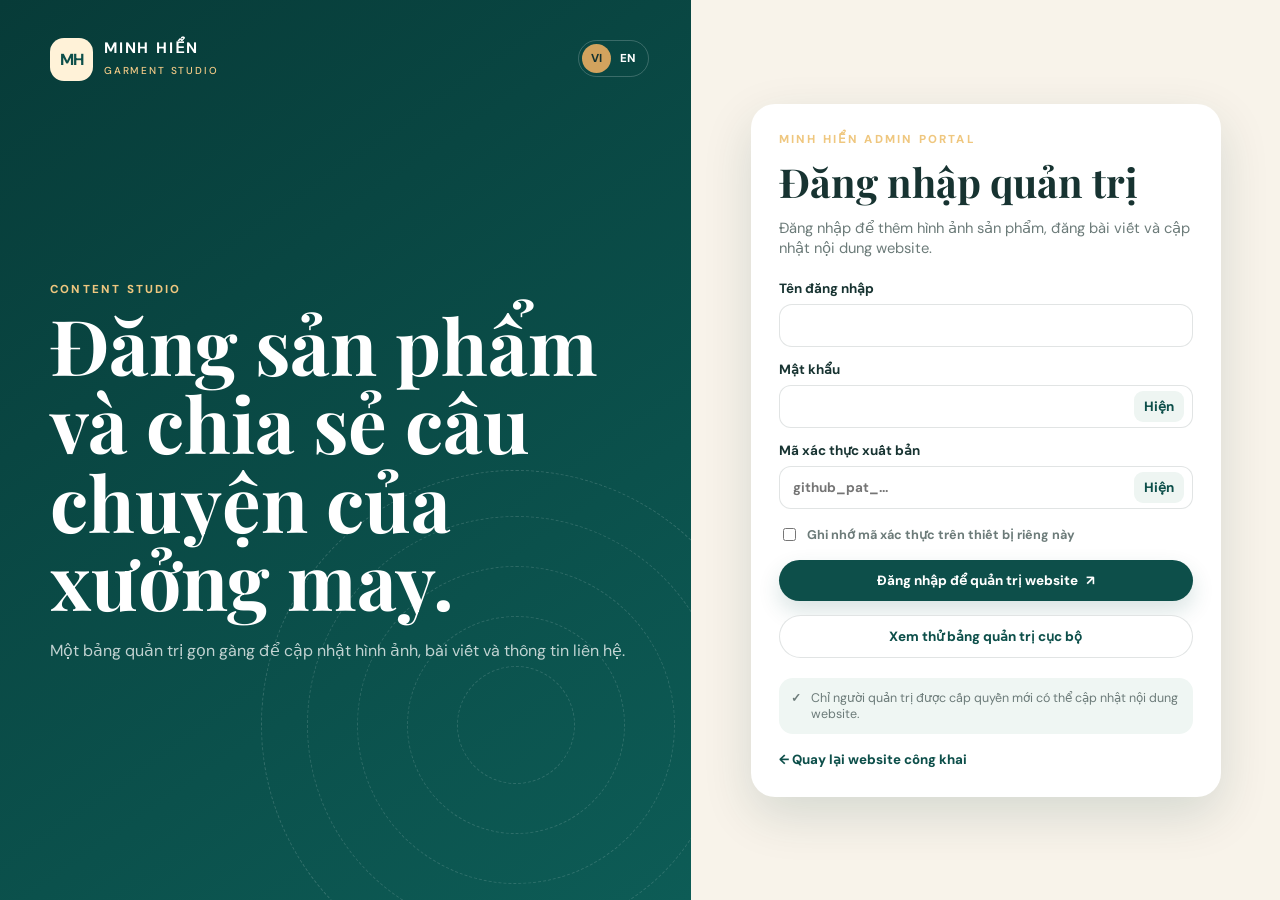
<file: admin.html>
<!doctype html>
<html lang="vi">
<head>
  <meta charset="utf-8">
  <meta name="viewport" content="width=device-width,initial-scale=1">
  <meta name="theme-color" content="#0d4f4a">
  <title>MINH HIỂN | Admin</title>
  <link rel="preconnect" href="https://fonts.googleapis.com">
  <link rel="preconnect" href="https://fonts.gstatic.com" crossorigin>
  <link href="https://fonts.googleapis.com/css2?family=DM+Sans:wght@400;500;600;700;800&family=Playfair+Display:wght@600;700&display=swap" rel="stylesheet">
  <link rel="stylesheet" href="assets/css/admin.css?v=9.0">
</head>
<body>
  <section class="login-page" data-login-page>
    <div class="login-visual">
      <div class="visual-inner">
        <a class="brand" href="index.html"><span class="brand-mark">MH</span><span><strong>MINH HIỂN</strong><small>GARMENT STUDIO</small></span></a>
        <div class="login-language"><button class="lang-btn active" data-lang="vi" type="button">VI</button><button class="lang-btn" data-lang="en" type="button">EN</button></div>
        <div class="visual-message"><p data-i18n="loginEyebrow">CONTENT STUDIO</p><h1 data-i18n="loginVisualTitle">Đăng sản phẩm và chia sẻ câu chuyện của xưởng may.</h1><span data-i18n="loginVisualText">Một bảng quản trị gọn gàng để cập nhật hình ảnh, bài viết và thông tin liên hệ.</span></div>
        <div class="visual-pattern"><span></span><span></span><span></span><span></span></div>
      </div>
    </div>
    <div class="login-panel">
      <div class="login-card">
        <div class="login-head"><p data-i18n="adminPortal">MINH HIỂN ADMIN PORTAL</p><h2 data-i18n="loginTitle">Đăng nhập quản trị</h2><span data-i18n="loginIntro">Đăng nhập để thêm hình ảnh sản phẩm, đăng bài viết và cập nhật nội dung website.</span></div>
        <form class="form-stack" data-login-form>
          <label><span data-i18n="username">Tên đăng nhập</span><input name="username" autocomplete="username" required></label>
          <label><span data-i18n="password">Mật khẩu</span><div class="secret-field"><input name="password" type="password" autocomplete="current-password" required><button class="secret-toggle" type="button" data-toggle-secret="password"><span data-secret-label>Hiện</span></button></div></label>
          <label><span data-i18n="publishCode">Mã xác thực xuất bản</span><div class="secret-field"><input name="token" type="password" autocomplete="off" placeholder="github_pat_..."><button class="secret-toggle" type="button" data-toggle-secret="token"><span data-secret-label>Hiện</span></button></div></label>
          <label class="checkbox remember-row"><input name="rememberToken" type="checkbox"><span data-i18n="rememberToken">Ghi nhớ mã xác thực trên thiết bị riêng này</span></label>
          <button class="btn primary wide" type="submit"><span data-i18n="loginPublish">Đăng nhập để quản trị website</span><b>↗</b></button>
          <button class="btn secondary wide" type="button" data-demo-login data-i18n="demoMode">Xem thử bảng quản trị cục bộ</button>
        </form>
        <div class="login-note"><b>✓</b><span data-i18n="accessNote">Chỉ người quản trị được cấp quyền mới có thể cập nhật nội dung website.</span></div>
        <a class="back-link" href="index.html">← <span data-i18n="backSite">Quay lại website công khai</span></a>
      </div>
    </div>
  </section>

  <section class="app-shell hidden" data-app-shell>
    <aside class="sidebar" data-sidebar>
      <div class="sidebar-head"><a class="brand" href="index.html" target="_blank"><span class="brand-mark">MH</span><span><strong>MINH HIỂN</strong><small>ADMIN STUDIO</small></span></a><button class="sidebar-close" data-sidebar-close type="button">×</button></div>
      <nav class="side-nav">
        <button class="side-link active" data-panel-link="dashboard"><span>⌂</span><b data-i18n="dashboard">Tổng quan</b></button>
        <button class="side-link" data-panel-link="products"><span>▧</span><b data-i18n="products">Sản phẩm</b></button>
        <button class="side-link" data-panel-link="posts"><span>✎</span><b data-i18n="posts">Bài viết</b></button>
        <button class="side-link" data-panel-link="settings"><span>⚙</span><b data-i18n="websiteInfo">Thông tin website</b></button>
        <button class="side-link" data-panel-link="help"><span>?</span><b data-i18n="help">Hướng dẫn</b></button>
      </nav>
      <div class="sidebar-bottom"><a href="index.html" target="_blank">↗ <span data-i18n="openPublic">Mở website công khai</span></a><button type="button" data-logout>⇥ <span data-i18n="logout">Đăng xuất</span></button></div>
    </aside>
    <main class="main">
      <header class="topbar">
        <div class="topbar-left"><button class="mobile-toggle" data-mobile-toggle type="button">☰</button><div><h1 data-page-title></h1><p><span class="status-dot"></span><span data-mode-label></span></p></div></div>
        <div class="topbar-actions"><div class="language-switch"><button class="lang-btn active" data-lang="vi" type="button">VI</button><button class="lang-btn" data-lang="en" type="button">EN</button></div><button class="btn secondary small" data-refresh type="button" data-i18n="refresh">Làm mới</button><button class="btn primary small" data-quick-product type="button"><span>+</span><span data-i18n="addProductShort">Sản phẩm</span></button></div>
      </header>
      <div class="content">
        <section class="panel active" data-panel="dashboard">
          <div class="page-head"><div><p class="kicker" data-i18n="dashboardKicker">CONTENT OVERVIEW</p><h2 data-i18n="dashboardTitle">Tổng quan nội dung website</h2><span data-i18n="dashboardText">Theo dõi nhanh dữ liệu đang hiển thị công khai.</span></div></div>
          <div class="metrics"><article><span data-i18n="products">Sản phẩm</span><strong data-count-products>0</strong><small data-i18n="publishedItems">Nội dung đã đăng</small></article><article><span data-i18n="posts">Bài viết</span><strong data-count-posts>0</strong><small data-i18n="publishedItems">Nội dung đã đăng</small></article><article><span data-i18n="categories">Nhóm sản phẩm</span><strong data-count-categories>0</strong><small data-i18n="productGroups">Phân nhóm hiển thị</small></article><article><span data-i18n="workingMode">Chế độ</span><strong class="mode-metric" data-mode-text></strong><small data-i18n="connectionMode">Kết nối dữ liệu</small></article></div>
          <div class="dashboard-grid"><article class="card"><div class="card-head"><h3 data-i18n="latestProducts">Sản phẩm mới</h3><button data-panel-jump="products" type="button" data-i18n="viewAll">Xem tất cả</button></div><div class="list" data-recent-products></div></article><article class="card"><div class="card-head"><h3 data-i18n="latestPosts">Bài viết mới</h3><button data-panel-jump="posts" type="button" data-i18n="viewAll">Xem tất cả</button></div><div class="list" data-recent-posts></div></article></div>
        </section>
        <section class="panel" data-panel="products">
          <div class="page-head row"><div><p class="kicker" data-i18n="productsKicker">PRODUCT LIBRARY</p><h2 data-i18n="manageProducts">Quản lý hình ảnh và sản phẩm</h2><span data-i18n="manageProductsText">Thêm sản phẩm gia công tiêu biểu bằng cả tiếng Việt và tiếng Anh.</span></div><button class="btn primary" data-add-product type="button">+ <span data-i18n="addProduct">Thêm sản phẩm</span></button></div>
          <div class="card"><div class="list large" data-product-list></div></div>
        </section>
        <section class="panel" data-panel="posts">
          <div class="page-head row"><div><p class="kicker" data-i18n="postsKicker">STORY & INSIGHTS</p><h2 data-i18n="managePosts">Quản lý bài viết</h2><span data-i18n="managePostsText">Chia sẻ thông tin, hình ảnh và câu chuyện mới từ xưởng may.</span></div><button class="btn primary" data-add-post type="button">+ <span data-i18n="addPost">Viết bài mới</span></button></div>
          <div class="card"><div class="list large" data-post-list></div></div>
        </section>
        <section class="panel" data-panel="settings">
          <div class="page-head"><div><p class="kicker" data-i18n="settingsKicker">WEBSITE SETTINGS</p><h2 data-i18n="websiteInfo">Thông tin website</h2><span data-i18n="settingsText">Cập nhật thông tin liên hệ và nội dung đầu trang bằng hai ngôn ngữ.</span></div></div>
          <form class="card form-card" data-settings-form>
            <div class="form-grid two"><label><span data-i18n="brandName">Tên đầy đủ của website</span><input name="brand" required></label><label><span data-i18n="shortBrand">Tên thương hiệu ngắn</span><input name="shortBrand" required></label><label><span data-i18n="phone">Số điện thoại</span><input name="phone" required></label><label><span>Zalo</span><input name="zalo" required></label><label><span>Email</span><input name="email" type="email"></label><label><span data-i18n="heroImagePath">Đường dẫn ảnh bìa hiện có</span><input name="heroImage" placeholder="assets/uploads/..."></label></div><label><span data-i18n="heroImageUpload">Tải ảnh bìa đầu trang mới</span><input name="heroImageFile" type="file" accept="image/jpeg,image/png,image/webp,image/gif"></label><label class="checkbox"><input name="removeHeroImage" type="checkbox"><span data-i18n="removeHeroImage">Xóa ảnh bìa hiện tại và dùng hình minh họa mặc định</span></label>
            <div class="bilingual-block"><h3 data-i18n="viContent">Nội dung tiếng Việt</h3><div class="form-grid two"><label><span data-i18n="address">Địa chỉ</span><input name="addressVi"></label><label><span data-i18n="workingHours">Giờ làm việc</span><input name="hoursVi"></label></div><label><span data-i18n="tagline">Dòng giới thiệu ngắn</span><input name="taglineVi"></label><label><span data-i18n="heroTitle">Tiêu đề lớn đầu trang</span><textarea name="heroTitleVi"></textarea></label><label><span data-i18n="heroDescription">Mô tả đầu trang</span><textarea name="heroDescriptionVi"></textarea></label></div>
            <div class="bilingual-block"><h3 data-i18n="enContent">English content</h3><div class="form-grid two"><label><span data-i18n="address">Địa chỉ</span><input name="addressEn"></label><label><span data-i18n="workingHours">Giờ làm việc</span><input name="hoursEn"></label></div><label><span data-i18n="tagline">Dòng giới thiệu ngắn</span><input name="taglineEn"></label><label><span data-i18n="heroTitle">Tiêu đề lớn đầu trang</span><textarea name="heroTitleEn"></textarea></label><label><span data-i18n="heroDescription">Mô tả đầu trang</span><textarea name="heroDescriptionEn"></textarea></label></div>
            <div class="form-actions"><button class="btn primary" type="submit" data-i18n="saveWebsite">Lưu thông tin website</button></div>
          </form>
        </section>
        <section class="panel" data-panel="help">
          <div class="page-head"><div><p class="kicker">GUIDE</p><h2 data-i18n="helpTitle">Hướng dẫn sử dụng nhanh</h2><span data-i18n="helpText">Các nguyên tắc cần nhớ khi đăng nội dung lên website.</span></div></div>
          <div class="help-grid"><article class="card"><b>01</b><h3 data-i18n="help1Title">Đăng sản phẩm</h3><p data-i18n="help1Text">Mở mục Sản phẩm, tải ảnh và nhập nội dung tiếng Việt cùng tiếng Anh. Sau đó bấm lưu.</p></article><article class="card"><b>02</b><h3 data-i18n="help2Title">Đăng bài viết</h3><p data-i18n="help2Text">Mở mục Bài viết, tải ảnh đại diện, nhập tiêu đề, mô tả và nội dung chi tiết cho hai ngôn ngữ.</p></article><article class="card"><b>03</b><h3 data-i18n="help3Title">Bảo vệ mã xác thực</h3><p data-i18n="help3Text">Chỉ ghi nhớ mã xác thực trên máy tính riêng của người quản trị. Không sử dụng chế độ ghi nhớ trên thiết bị dùng chung.</p></article><article class="card"><b>04</b><h3 data-i18n="help4Title">Dữ liệu công khai</h3><p data-i18n="help4Text">Ảnh và bài viết đã đăng sẽ công khai trên internet. Không tải tài liệu nội bộ hoặc thông tin nhạy cảm.</p></article></div>
        </section>
      </div>
    </main>
  </section>

  <div class="modal" data-product-modal><div class="modal-card"><header><div><p class="kicker">PRODUCT EDITOR</p><h2 data-product-modal-title></h2></div><button type="button" data-close-product>×</button></header><form data-product-form><input type="hidden" name="id"><label><span data-i18n="categoryKey">Mã nhóm sản phẩm</span><input name="categoryKey" placeholder="ao-thun" required></label><section class="media-manager"><div class="media-manager-head"><div><b data-i18n="currentImages">Hình ảnh hiện có</b><small data-i18n="multiImageHint">Có thể chọn nhiều hình trong một lần. Hình đầu tiên là ảnh đại diện; các hình còn lại hiển thị trong bộ ảnh.</small></div></div><div class="existing-image-grid" data-product-existing-images></div></section><label><span data-i18n="uploadImages">Tải thêm hình ảnh</span><input name="imageFiles" type="file" multiple accept="image/jpeg,image/png,image/webp,image/gif"></label><label class="checkbox"><input name="newImagesPrimary" type="checkbox"><span data-i18n="useFirstNewAsCover">Dùng hình mới đầu tiên làm ảnh đại diện</span></label><div class="bilingual-block"><h3 data-i18n="viContent">Nội dung tiếng Việt</h3><div class="form-grid two"><label><span data-i18n="productName">Tên sản phẩm</span><input name="titleVi" required></label><label><span data-i18n="categoryName">Tên nhóm</span><input name="categoryVi" required></label></div><label><span data-i18n="shortDescription">Mô tả ngắn</span><textarea name="descriptionVi" required></textarea></label></div><div class="bilingual-block"><h3 data-i18n="enContent">English content</h3><div class="form-grid two"><label><span data-i18n="productName">Tên sản phẩm</span><input name="titleEn" required></label><label><span data-i18n="categoryName">Tên nhóm</span><input name="categoryEn" required></label></div><label><span data-i18n="shortDescription">Mô tả ngắn</span><textarea name="descriptionEn" required></textarea></label></div><label class="checkbox"><input name="featured" type="checkbox"><span data-i18n="featuredProduct">Hiển thị là sản phẩm nổi bật</span></label><div class="form-actions"><button class="btn primary" type="submit" data-i18n="saveProduct">Lưu sản phẩm</button><button class="btn secondary" type="button" data-close-product data-i18n="cancel">Hủy</button></div></form></div></div>

  <div class="modal" data-post-modal><div class="modal-card"><header><div><p class="kicker">ARTICLE EDITOR</p><h2 data-post-modal-title></h2></div><button type="button" data-close-post>×</button></header><form data-post-form><input type="hidden" name="id"><section class="media-manager"><div class="media-manager-head"><div><b data-i18n="currentImages">Hình ảnh hiện có</b><small data-i18n="multiImageHint">Có thể chọn nhiều hình trong một lần. Hình đầu tiên là ảnh đại diện; các hình còn lại hiển thị trong bộ ảnh.</small></div></div><div class="existing-image-grid" data-post-existing-images></div></section><label><span data-i18n="uploadImages">Tải thêm hình ảnh</span><input name="imageFiles" type="file" multiple accept="image/jpeg,image/png,image/webp,image/gif"></label><label class="checkbox"><input name="newImagesPrimary" type="checkbox"><span data-i18n="useFirstNewAsCover">Dùng hình mới đầu tiên làm ảnh đại diện</span></label><div class="bilingual-block"><h3 data-i18n="viContent">Nội dung tiếng Việt</h3><label><span data-i18n="postTitle">Tiêu đề bài viết</span><input name="titleVi" required></label><label><span data-i18n="excerpt">Mô tả ngắn</span><textarea name="excerptVi" required></textarea></label><label><span data-i18n="fullContent">Nội dung chi tiết</span><textarea name="contentVi" class="long" required></textarea></label></div><div class="bilingual-block"><h3 data-i18n="enContent">English content</h3><label><span data-i18n="postTitle">Tiêu đề bài viết</span><input name="titleEn" required></label><label><span data-i18n="excerpt">Mô tả ngắn</span><textarea name="excerptEn" required></textarea></label><label><span data-i18n="fullContent">Nội dung chi tiết</span><textarea name="contentEn" class="long" required></textarea></label></div><div class="form-actions"><button class="btn primary" type="submit" data-i18n="savePost">Lưu bài viết</button><button class="btn secondary" type="button" data-close-post data-i18n="cancel">Hủy</button></div></form></div></div>

  <div class="loading" data-loading><div><span class="spinner"></span><b data-loading-text></b></div></div>
  <div class="toast-wrap" data-toast-wrap></div>
  <script src="assets/js/admin.js?v=9.0"></script>
</body>
</html>
</file>
<file: assets/css/admin.css>
:root{--ink:#173331;--green:#0d4f4a;--green-2:#093a37;--gold:#d2a35e;--cream:#f8f3ea;--paper:#fffdf9;--muted:#6c7b79;--line:rgba(23,51,49,.13);--danger:#b64b4b;--shadow:0 18px 50px rgba(10,58,55,.14)}*{box-sizing:border-box}body{margin:0;color:var(--ink);font-family:"DM Sans",Arial,sans-serif;background:#f7f5f0}button,input,textarea{font:inherit}button{cursor:pointer}a{text-decoration:none;color:inherit}.hidden{display:none!important}.brand{display:flex;align-items:center;gap:11px}.brand-mark{display:grid;place-items:center;width:43px;height:43px;border-radius:14px;background:var(--green);color:#fff2d8;font-weight:800;letter-spacing:-.09em}.brand span:last-child{display:grid;line-height:1}.brand strong{letter-spacing:.12em;font-size:.95rem}.brand small{margin-top:6px;color:var(--gold);font-size:.63rem;letter-spacing:.18em}.login-page{display:grid;grid-template-columns:1.08fr .92fr;min-height:100vh}.login-visual{position:relative;overflow:hidden;background:linear-gradient(145deg,#073b38,#0d5c56);color:white}.visual-inner{position:relative;display:flex;min-height:100%;padding:38px 50px;flex-direction:column}.login-visual .brand-mark{background:#fff2d8;color:var(--green)}.login-visual .brand small{color:#f4cb87}.login-language{position:absolute;right:42px;top:40px;display:flex;padding:3px;border:1px solid rgba(255,255,255,.2);border-radius:999px}.lang-btn{border:0;border-radius:999px;background:transparent;color:inherit;padding:7px 9px;font-size:.72rem;font-weight:800}.lang-btn.active{background:var(--gold);color:#143230}.visual-message{position:relative;z-index:2;max-width:710px;margin:auto 0}.visual-message p,.login-head p,.kicker{margin:0 0 8px;color:#efc77f;font-size:.72rem;font-weight:800;letter-spacing:.19em}.visual-message h1{margin:0;font-family:"Playfair Display",Georgia,serif;font-size:clamp(3rem,6vw,6rem);line-height:1.02}.visual-message span{display:block;max-width:620px;margin-top:22px;color:rgba(255,255,255,.75);font-size:1rem}.visual-pattern{position:absolute;inset:auto -80px -80px auto;width:510px;height:510px;border:1px dashed rgba(255,255,255,.16);border-radius:50%}.visual-pattern span{position:absolute;border:1px dashed rgba(255,255,255,.14);border-radius:50%}.visual-pattern span:nth-child(1){inset:45px}.visual-pattern span:nth-child(2){inset:95px}.visual-pattern span:nth-child(3){inset:145px}.visual-pattern span:nth-child(4){inset:195px}.login-panel{display:grid;place-items:center;padding:36px;background:var(--cream)}.login-card{width:min(470px,100%);padding:28px;border-radius:24px;background:white;box-shadow:var(--shadow)}.login-head h2{margin:0;font-family:"Playfair Display",Georgia,serif;font-size:2.5rem}.login-head span{display:block;margin-top:10px;color:var(--muted);font-size:.92rem}.form-stack,.form-card,.modal-card form{display:grid;gap:14px}.form-stack{margin-top:22px}label{display:grid;gap:7px;color:var(--ink);font-size:.84rem;font-weight:700}input,textarea{width:100%;border:1px solid var(--line);border-radius:13px;background:white;padding:12px 13px;color:var(--ink);outline:none}input:focus,textarea:focus{border-color:rgba(13,79,74,.58);box-shadow:0 0 0 4px rgba(13,79,74,.08)}textarea{min-height:88px;resize:vertical}.long{min-height:170px}small{color:var(--muted);font-weight:500;line-height:1.5}.btn{display:inline-flex;align-items:center;justify-content:center;gap:8px;border:0;border-radius:999px;padding:12px 17px;font-size:.84rem;font-weight:800}.btn.primary{background:var(--green);color:white;box-shadow:0 10px 22px rgba(13,79,74,.16)}.btn.primary:hover{background:var(--green-2)}.btn.secondary{border:1px solid var(--line);background:white;color:var(--green)}.btn.wide{width:100%}.btn.small{padding:9px 13px}.login-note{display:flex;gap:10px;margin-top:20px;padding:12px;border-radius:14px;background:#eff6f3;color:var(--muted);font-size:.78rem}.back-link{display:inline-block;margin-top:17px;color:var(--green);font-size:.83rem;font-weight:800}.app-shell{display:grid;grid-template-columns:245px 1fr;min-height:100vh}.sidebar{position:sticky;top:0;height:100vh;display:flex;flex-direction:column;background:#082f2d;color:white}.sidebar-head{display:flex;justify-content:space-between;align-items:center;padding:20px 17px;border-bottom:1px solid rgba(255,255,255,.1)}.sidebar .brand-mark{background:#fff0d3;color:var(--green)}.sidebar-close{display:none;border:0;background:transparent;color:white;font-size:1.5rem}.side-nav{display:grid;gap:4px;padding:17px 11px}.side-link{display:flex;align-items:center;gap:10px;width:100%;padding:12px 11px;border:0;border-radius:11px;background:transparent;color:rgba(255,255,255,.72);text-align:left}.side-link.active,.side-link:hover{background:rgba(255,255,255,.1);color:white}.side-link span{width:20px;text-align:center}.sidebar-bottom{display:grid;gap:8px;margin-top:auto;padding:15px;border-top:1px solid rgba(255,255,255,.1)}.sidebar-bottom a,.sidebar-bottom button{border:0;background:transparent;color:rgba(255,255,255,.72);font-size:.8rem;text-align:left}.main{min-width:0}.topbar{position:sticky;top:0;z-index:15;display:flex;align-items:center;justify-content:space-between;gap:18px;padding:15px 22px;border-bottom:1px solid var(--line);background:rgba(255,253,249,.9);backdrop-filter:blur(16px)}.topbar-left{display:flex;align-items:center;gap:10px}.topbar h1{margin:0;font-size:1.12rem}.topbar p{display:flex;align-items:center;gap:7px;margin:4px 0 0;color:var(--muted);font-size:.75rem}.status-dot{width:8px;height:8px;border-radius:50%;background:#37ad78;box-shadow:0 0 0 5px rgba(55,173,120,.13)}.mobile-toggle{display:none;border:0;background:transparent;color:var(--green);font-size:1.35rem}.topbar-actions{display:flex;align-items:center;gap:8px}.language-switch{display:flex;padding:3px;border:1px solid var(--line);border-radius:999px;background:white}.language-switch .lang-btn{color:var(--muted)}.language-switch .lang-btn.active{background:var(--green);color:white}.content{padding:25px}.panel{display:none}.panel.active{display:block}.page-head{margin-bottom:18px}.page-head.row{display:flex;justify-content:space-between;gap:18px;align-items:end}.page-head h2{margin:0;font-family:"Playfair Display",Georgia,serif;font-size:2.1rem}.page-head span{color:var(--muted);font-size:.9rem}.metrics{display:grid;grid-template-columns:repeat(4,1fr);gap:14px}.metrics article{padding:19px;border:1px solid var(--line);border-radius:18px;background:white}.metrics span,.metrics small{display:block;color:var(--muted);font-size:.78rem}.metrics strong{display:block;margin:8px 0 4px;color:var(--green);font-size:2.3rem;line-height:1}.metrics .mode-metric{font-size:1rem;line-height:1.2}.dashboard-grid,.help-grid{display:grid;grid-template-columns:repeat(2,1fr);gap:14px;margin-top:14px}.card{padding:18px;border:1px solid var(--line);border-radius:18px;background:white}.card-head{display:flex;justify-content:space-between;gap:10px;align-items:center;margin-bottom:10px}.card h3{margin:0}.card-head button{border:0;background:transparent;color:var(--green);font-size:.78rem;font-weight:800}.list{display:grid}.list-item{display:grid;grid-template-columns:54px 1fr auto;gap:12px;align-items:center;padding:12px 0;border-top:1px solid var(--line)}.list-item:first-child{border-top:0}.list-item img{width:54px;height:54px;border-radius:12px;object-fit:cover;background:#f4ebdd}.list-item strong{display:block;font-size:.9rem}.list-item small{display:block;font-size:.76rem}.list-item-actions{display:flex;gap:6px}.icon-btn{width:32px;height:32px;border:1px solid var(--line);border-radius:10px;background:white;color:var(--green)}.icon-btn.danger{color:var(--danger)}.empty{padding:18px;color:var(--muted);font-size:.86rem}.form-card{gap:17px}.form-grid{display:grid;gap:13px}.form-grid.two{grid-template-columns:repeat(2,1fr)}.bilingual-block{display:grid;gap:13px;padding:16px;border:1px solid var(--line);border-radius:16px;background:#fcfaf5}.bilingual-block h3{margin:0;color:var(--green);font-size:.9rem}.form-actions{display:flex;gap:9px;justify-content:flex-end}.help-grid article b{color:var(--gold);font-size:1.8rem}.help-grid h3{margin:18px 0 7px}.help-grid p{margin:0;color:var(--muted);font-size:.86rem}.modal{position:fixed;inset:0;z-index:50;display:none;place-items:center;padding:18px;background:rgba(4,29,28,.72)}.modal.open{display:grid}.modal-card{width:min(780px,100%);max-height:92vh;overflow:auto;padding:20px;border-radius:20px;background:white}.modal-card header{display:flex;justify-content:space-between;gap:15px;margin-bottom:15px}.modal-card header h2{margin:0;font-family:"Playfair Display"}.modal-card header button{width:35px;height:35px;border:0;border-radius:50%;background:#f1eee8;color:var(--ink);font-size:1.3rem}.checkbox{display:flex;grid-template-columns:auto 1fr;align-items:center;gap:8px}.checkbox input{width:auto}.remember-row{padding:2px 0;color:var(--muted);font-size:.79rem}.loading{position:fixed;inset:0;z-index:70;display:none;place-items:center;background:rgba(4,29,28,.52)}.loading.open{display:grid}.loading div{display:flex;align-items:center;gap:10px;padding:15px 18px;border-radius:14px;background:white}.spinner{width:20px;height:20px;border:3px solid #d6e2df;border-top-color:var(--green);border-radius:50%;animation:spin .7s linear infinite}@keyframes spin{to{transform:rotate(360deg)}}.toast-wrap{position:fixed;right:17px;bottom:17px;z-index:80;display:grid;gap:9px}.toast{max-width:370px;padding:12px 14px;border-radius:13px;background:#123f3b;color:white;box-shadow:var(--shadow);font-size:.82rem}.toast.error{background:#a23d3d}@media(max-width:950px){.login-page{grid-template-columns:1fr}.login-visual{display:none}.app-shell{grid-template-columns:1fr}.sidebar{position:fixed;left:-260px;top:0;z-index:30;width:245px;transition:.22s}.sidebar.open{left:0}.sidebar-close,.mobile-toggle{display:block}.metrics{grid-template-columns:repeat(2,1fr)}}@media(max-width:640px){.login-panel{padding:18px}.login-card{padding:20px}.content{padding:16px}.topbar{padding:12px 13px}.topbar-actions .secondary{display:none}.page-head.row{display:block}.page-head.row .btn{margin-top:12px}.dashboard-grid,.help-grid,.form-grid.two{grid-template-columns:1fr}.metrics{gap:9px}.metrics article{padding:15px}.metrics strong{font-size:1.8rem}.language-switch .lang-btn{padding:6px 7px}.topbar-actions{gap:5px}.list-item{grid-template-columns:47px 1fr auto}.list-item img{width:47px;height:47px}.modal-card{padding:15px}}

/* V9: password visibility and multi-image manager */
.secret-field{display:flex;align-items:center;gap:8px;padding:0 8px 0 0;border:1px solid var(--line);border-radius:12px;background:#fff;overflow:hidden}
.secret-field input{flex:1;border:0!important;border-radius:0!important;background:transparent!important}
.secret-field:focus-within{border-color:#0d4f4a;box-shadow:0 0 0 3px rgba(13,79,74,.1)}
.secret-toggle{flex:0 0 auto;border:0;border-radius:9px;padding:7px 10px;background:#eef5f2;color:#0d4f4a;font-weight:800;cursor:pointer}
.media-manager{display:grid;gap:12px;margin:3px 0 5px;padding:14px;border:1px solid var(--line);border-radius:16px;background:#fbfaf7}
.media-manager-head small{display:block;margin-top:5px;color:var(--muted);line-height:1.45}
.existing-image-grid{display:grid;grid-template-columns:repeat(auto-fill,minmax(145px,1fr));gap:11px}
.existing-image-card{overflow:hidden;border:1px solid var(--line);border-radius:14px;background:#fff}
.existing-image-card img{display:block;width:100%;height:118px;object-fit:cover;background:#f3eee4}
.existing-image-card>div{display:grid;gap:6px;padding:9px}
.mini-choice{display:flex!important;align-items:center;gap:6px;font-size:.74rem!important;line-height:1.25;color:#425653}
.mini-choice input{width:auto!important;margin:0}
.danger-text{color:#bf4747}
.empty.compact{padding:13px;font-size:.82rem}
@media(max-width:640px){.existing-image-grid{grid-template-columns:repeat(2,minmax(0,1fr))}.secret-toggle{padding:7px 8px}.existing-image-card img{height:104px}}
</file>
